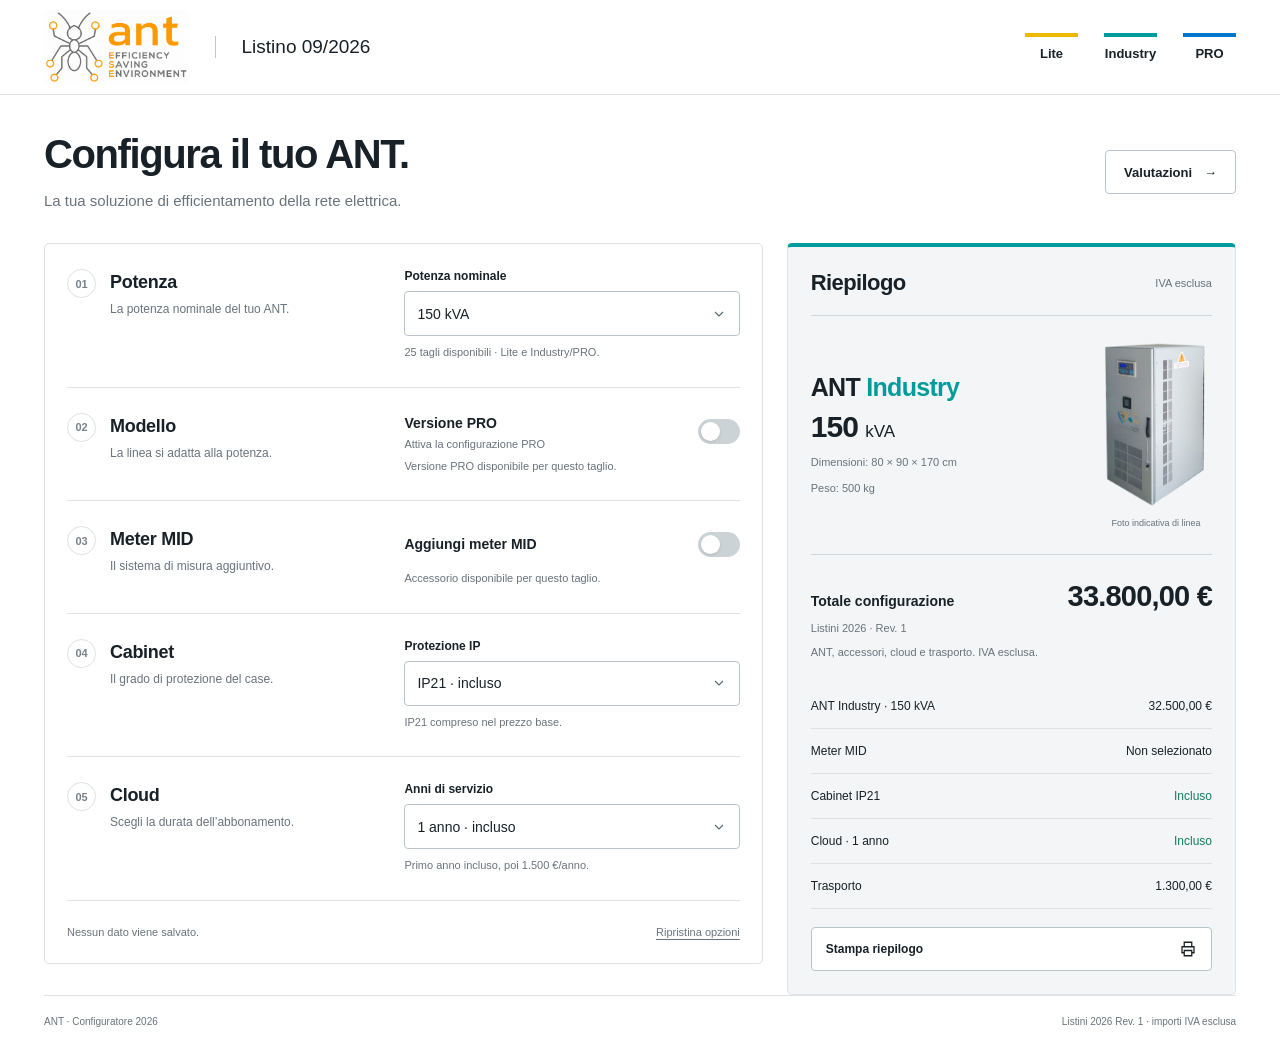
<file: index.html>
<!doctype html>
<html lang="it">
<head>
  <meta charset="utf-8">
  <meta name="viewport" content="width=device-width, initial-scale=1">
  <meta name="theme-color" content="#009b9c">
  <meta name="description" content="Configuratore ANT 2026: potenza, modello, meter, cabinet e cloud. Importi IVA esclusa.">
  <title>ANT · Configuratore 2026</title>
  <meta name="application-name" content="ANT 2026">
  <meta name="apple-mobile-web-app-title" content="ANT 2026">
  <meta name="apple-mobile-web-app-capable" content="yes">
  <meta name="mobile-web-app-capable" content="yes">
  <meta name="apple-mobile-web-app-status-bar-style" content="default">
  <link rel="icon" href="assets/favicon-32.png" sizes="32x32" type="image/png">
  <link rel="apple-touch-icon" href="assets/apple-touch-icon.png" sizes="180x180">
  <link rel="manifest" href="manifest.webmanifest">
  <link rel="stylesheet" href="styles.css?v=ac526b7ed7d2">
  <script src="catalogue.js?v=6c5e0bcfbfb0" defer></script>
  <script src="calculator.js" defer></script>
  <script src="app.js?v=ac6974be9629" defer></script>
</head>
<body>
  <header class="header">
    <div class="brand"><img class="brand-logo" src="assets/ant-logo-clean.png" width="1752" height="897" alt="ANT — Efficiency Saving Environment"><span class="app-name">Listino <strong>09/2026</strong></span></div>
    <div class="lines" aria-label="Linee ANT"><span class="lite">Lite</span><span class="industry">Industry</span><span class="pro">PRO</span></div>
  </header>
  <main>
    <section class="intro">
      <div><h1>Configura il tuo ANT.</h1><p>La tua soluzione di efficientamento della rete elettrica.</p></div>
      <a class="page-button" href="valutazioni.html">Valutazioni <span aria-hidden="true">→</span></a>
      <aside class="source-alert" id="source-alert" hidden><strong>Listini PDF non disponibili</strong><span>Prototipo: prezzi e tagli da verificare. Non utilizzare come preventivo.</span></aside>
    </section>
    <div class="workspace">
      <form id="config" class="config" aria-label="Configurazione ANT">
        <section class="field-row">
          <div class="field-heading"><span class="step">01</span><div><h2>Potenza</h2><p>La potenza nominale del tuo ANT.</p></div></div>
          <div class="field-control"><label for="power">Potenza nominale</label><select id="power" name="power" required aria-describedby="power-help"><optgroup label="ANT Lite"><option value="15">15 kVA</option><option value="22">22 kVA</option><option value="30">30 kVA</option><option value="45">45 kVA</option><option value="60">60 kVA</option><option value="75">75 kVA</option><option value="100">100 kVA</option><option value="120">120 kVA</option></optgroup><optgroup label="ANT Industry"><option value="150" selected>150 kVA</option><option value="200">200 kVA</option><option value="300">300 kVA</option><option value="400">400 kVA</option><option value="500">500 kVA</option><option value="600">600 kVA</option><option value="700">700 kVA</option><option value="800">800 kVA</option><option value="1000">1.000 kVA</option><option value="1200">1.200 kVA</option><option value="1500">1.500 kVA</option><option value="1700">1.700 kVA</option><option value="2000">2.000 kVA</option><option value="2500">2.500 kVA</option><option value="3000">3.000 kVA</option><option value="3500">3.500 kVA</option><option value="4000">4.000 kVA</option></optgroup></select><p class="help" id="power-help">25 tagli disponibili · Lite e Industry/PRO.</p></div>
        </section>
        <section class="field-row">
          <div class="field-heading"><span class="step">02</span><div><h2>Modello</h2><p>La linea si adatta alla potenza.</p></div></div>
          <div class="field-control"><label class="toggle-option" for="pro"><span><strong>Versione PRO</strong><span class="option-caption">Attiva la configurazione PRO</span></span><input id="pro" name="pro" type="checkbox" role="switch" aria-describedby="pro-help"><span class="switch" aria-hidden="true"></span></label><p class="help" id="pro-help">Disponibile da 150 a 4.000 kVA.</p></div>
        </section>
        <section class="field-row">
          <div class="field-heading"><span class="step">03</span><div><h2>Meter MID</h2><p>Il sistema di misura aggiuntivo.</p></div></div>
          <div class="field-control"><label class="toggle-option" for="meter"><span><strong>Aggiungi meter MID</strong></span><input id="meter" name="meter" type="checkbox" role="switch" disabled aria-describedby="meter-help"><span class="switch" aria-hidden="true"></span></label><p class="help" id="meter-help">Disponibilità da verificare sul listino.</p></div>
        </section>
        <section class="field-row">
          <div class="field-heading"><span class="step">04</span><div><h2>Cabinet</h2><p>Il grado di protezione del case.</p></div></div>
          <div class="field-control"><label for="cabinet">Protezione IP</label><select id="cabinet" name="cabinet" aria-describedby="cabinet-help"><option value="IP21">IP21 · incluso</option><option value="IP54">IP54 · da quotare</option><option value="IP65">IP65 · da quotare</option></select><p class="help" id="cabinet-help">IP21 compreso nel prezzo base.</p></div>
        </section>
        <section class="field-row">
          <div class="field-heading"><span class="step">05</span><div><h2>Cloud</h2><p>Scegli la durata dell’abbonamento.</p></div></div>
          <div class="field-control"><label for="years">Anni di servizio</label><select id="years" name="years"><option value="1">1 anno · incluso</option><option value="2">2 anni · +1.500 €</option><option value="3">3 anni · +3.000 €</option><option value="4">4 anni · +4.500 €</option><option value="5">5 anni · +6.000 €</option></select><p class="help">Primo anno incluso, poi 1.500 €/anno.</p></div>
        </section>
        <div class="form-footer"><span>Nessun dato viene salvato.</span><button type="reset" class="text-button">Ripristina opzioni</button></div>
      </form>
      <aside class="summary" aria-labelledby="summary-heading">
        <div class="summary-top"><h2 id="summary-heading">Riepilogo</h2><span>IVA esclusa</span></div>
        <div class="product"><div class="product-info"><h3>ANT <span id="line-name">Industry</span></h3><p id="power-summary">150 <span>kVA</span></p><small id="product-dimensions">Dimensioni: 80 × 90 × 170 cm</small><small id="product-weight">Peso: 500 kg</small></div><figure class="product-visual"><img id="product-photo" src="assets/ant-standard.png" width="519" height="863" alt="ANT Industry, foto dal listino" decoding="async"><figcaption>Foto indicativa di linea</figcaption></figure></div>
        <div id="pricing" aria-live="polite" aria-atomic="true"><div class="price-heading"><span id="total-label">Importo parziale</span><strong id="total">0,00 €</strong></div><p class="price-caption" id="line-note">Listini 2026 · Rev. 1</p><p class="price-caption" id="total-caption">Somma delle sole voci con prezzo noto.</p><dl id="breakdown"></dl><div class="quote-warning" id="quote-warning"><strong>Totale non determinabile</strong><p id="missing"></p></div></div>
        <button id="print" type="button" class="print-button">Stampa riepilogo <svg aria-hidden="true" width="18" height="18" viewBox="0 0 24 24" fill="none" stroke="currentColor" stroke-width="1.7"><path d="M7 8V3h10v5M7 17H4V9h16v8h-3M7 14h10v7H7z"/></svg></button>
      </aside>
    </div>
    <footer class="footer"><span>ANT · Configuratore 2026</span><span id="footer-status">Listini 2026 Rev. 1 · importi IVA esclusa</span></footer>
  </main>
  <noscript><p class="noscript">Abilita JavaScript per utilizzare il configuratore.</p></noscript>
</body>
</html>
</file>
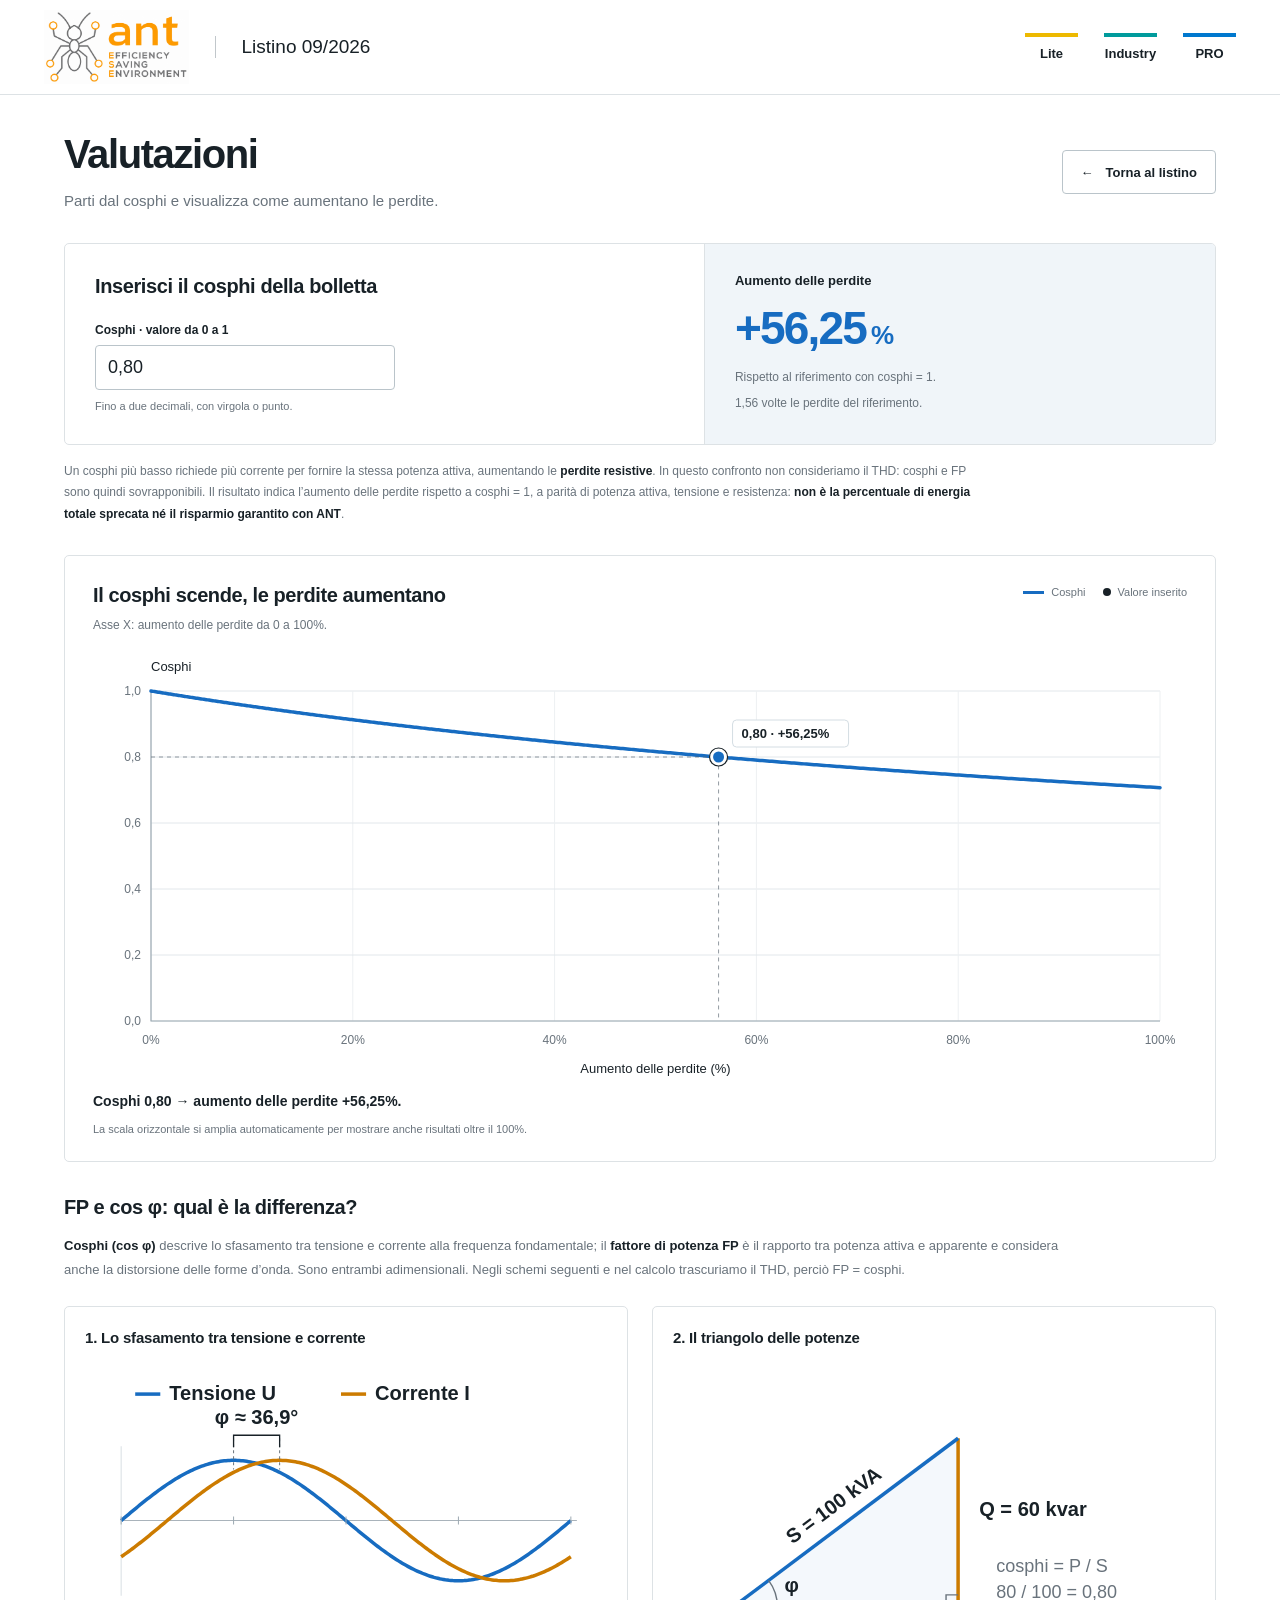
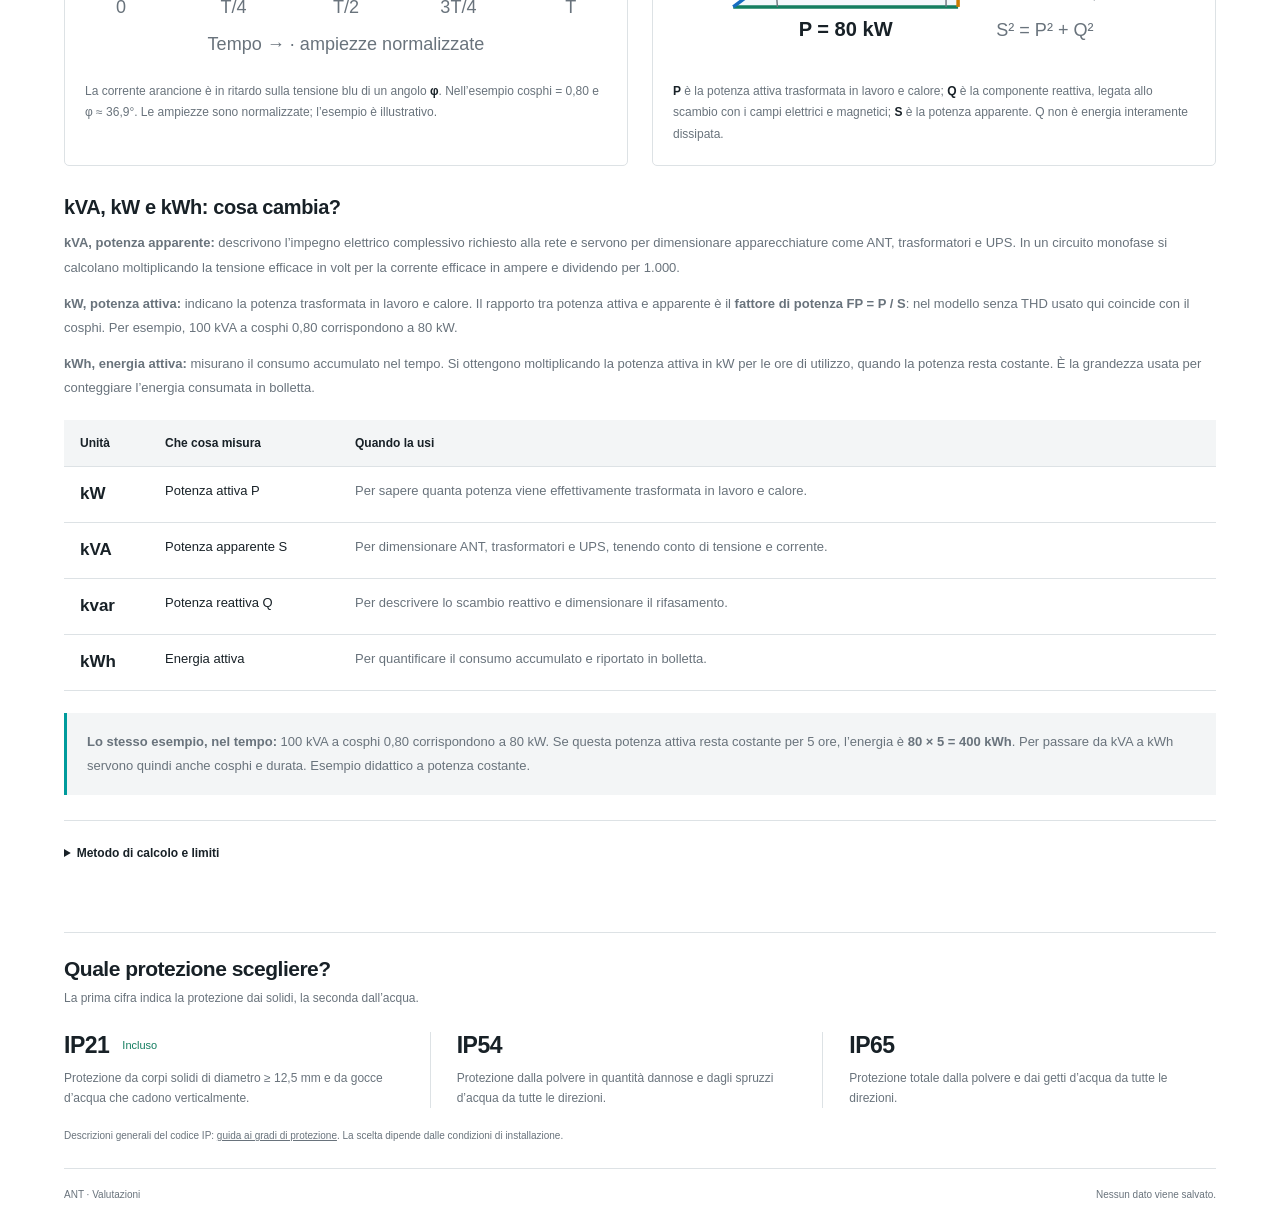
<file: valutazioni.html>
<!doctype html>
<html lang="it">
<head>
  <meta charset="utf-8">
  <meta name="viewport" content="width=device-width, initial-scale=1">
  <meta name="theme-color" content="#009b9c">
  <meta name="description" content="Valutazioni ANT: cosphi, aumento teorico delle perdite e schemi di sfasamento, potenze ed energia.">
  <title>ANT · Valutazioni</title>
  <meta name="application-name" content="ANT 2026">
  <meta name="apple-mobile-web-app-title" content="ANT 2026">
  <link rel="icon" href="assets/favicon-32.png" sizes="32x32" type="image/png">
  <link rel="apple-touch-icon" href="assets/apple-touch-icon.png" sizes="180x180">
  <link rel="manifest" href="manifest.webmanifest">
  <link rel="stylesheet" href="styles.css?v=ac526b7ed7d2">
  <link rel="stylesheet" href="valutazioni.css?v=240f34dd1e0b">
  <script src="evaluation-math.js?v=8744bce59831" defer></script>
  <script src="valutazioni.js?v=6b0e909937d5" defer></script>
</head>
<body>
  <header class="header">
    <div class="brand"><img class="brand-logo" src="assets/ant-logo-clean.png" width="1752" height="897" alt="ANT — Efficiency Saving Environment"><span class="app-name">Listino <strong>09/2026</strong></span></div>
    <div class="lines" aria-label="Linee ANT"><span class="lite">Lite</span><span class="industry">Industry</span><span class="pro">PRO</span></div>
  </header>
  <main class="evaluation-page">
    <section class="intro">
      <div><h1>Valutazioni</h1><p>Parti dal cosphi e visualizza come aumentano le perdite.</p></div>
      <a class="page-button" href="index.html"><span aria-hidden="true">←</span> Torna al listino</a>
    </section>
    <section class="evaluation-calculator" aria-labelledby="calculation-heading">
      <form id="evaluation-form" novalidate>
        <h2 id="calculation-heading">Inserisci il cosphi della bolletta</h2>
        <div class="evaluation-inputs">
          <div><label for="factor">Cosphi · valore da 0 a 1</label><input id="factor" name="factor" type="text" inputmode="decimal" value="0,80" autocomplete="off" spellcheck="false" aria-describedby="factor-help factor-error" required><p id="factor-help" class="help">Fino a due decimali, con virgola o punto.</p></div>
        </div>
        <p id="factor-error" class="factor-error" role="alert" hidden></p>
      </form>
      <div class="evaluation-result" id="evaluation-result" aria-live="polite" aria-atomic="true">
        <h2>Aumento delle perdite</h2>
        <p class="evaluation-number" id="loss-result">+56,25<span>%</span></p>
        <p id="result-reference">Rispetto al riferimento con cosphi = 1.</p>
        <p class="multiplier" id="result-multiplier">1,56 volte le perdite del riferimento.</p>
      </div>
    </section>
    <p class="model-note">Un cosphi più basso richiede più corrente per fornire la stessa potenza attiva, aumentando le <strong>perdite resistive</strong>. In questo confronto non consideriamo il THD: cosphi e FP sono quindi sovrapponibili. Il risultato indica l’aumento delle perdite rispetto a cosphi = 1, a parità di potenza attiva, tensione e resistenza: <strong>non è la percentuale di energia totale sprecata né il risparmio garantito con ANT</strong>.</p>
    <section class="evaluation-chart" aria-labelledby="chart-heading">
      <div class="chart-heading"><div><h2 id="chart-heading">Il cosphi scende, le perdite aumentano</h2><p id="chart-scale">Asse X: aumento delle perdite da 0 a 100%.</p></div><div class="chart-legend" aria-label="Legenda"><span><i class="legend-fp" aria-hidden="true"></i>Cosphi</span><span><i class="legend-point" aria-hidden="true"></i>Valore inserito</span></div></div>
      <div class="chart-viewport"><svg id="loss-chart" viewBox="0 0 960 430" role="img" aria-labelledby="svg-title svg-description"><title id="svg-title">Aumento delle perdite in funzione del cosphi</title><desc id="svg-description">Asse orizzontale: aumento percentuale delle perdite. Asse verticale: fattore da 1 a 0. Una sola curva nel confronto senza THD.</desc><g id="chart-grid"></g><g id="chart-curves"></g><g id="chart-marker"></g></svg></div>
      <p class="chart-reading" id="chart-reading">Cosphi 0,80 → aumento delle perdite +56,25%.</p>
      <p class="chart-note">La scala orizzontale si amplia automaticamente per mostrare anche risultati oltre il 100%.</p>
    </section>
    <section class="factor-explanation" aria-labelledby="explanation-heading">
      <h2 id="explanation-heading">FP e cos φ: qual è la differenza?</h2>
      <p class="factor-intro"><strong>Cosphi (cos φ)</strong> descrive lo sfasamento tra tensione e corrente alla frequenza fondamentale; il <strong>fattore di potenza FP</strong> è il rapporto tra potenza attiva e apparente e considera anche la distorsione delle forme d’onda. Sono entrambi adimensionali. Negli schemi seguenti e nel calcolo trascuriamo il THD, perciò FP = cosphi.</p>
      <div class="concept-diagrams">
        <figure class="concept-diagram">
          <figcaption><h3>1. Lo sfasamento tra tensione e corrente</h3></figcaption>
          <svg id="phase-diagram" class="concept-svg" viewBox="0 0 520 300" role="img" aria-labelledby="phase-title phase-desc"><title id="phase-title">Tensione e corrente sfasate: esempio con cosphi 0,80</title><desc id="phase-desc">La sinusoide blu rappresenta la tensione. Quella arancione rappresenta la corrente in ritardo di circa 36,9 gradi. Le ampiezze sono normalizzate per confrontare lo sfasamento, non tensione e corrente in unità diverse.</desc><g id="phase-content"></g></svg>
          <p>La corrente arancione è in ritardo sulla tensione blu di un angolo <strong>φ</strong>. Nell’esempio cosphi = 0,80 e φ ≈ 36,9°. Le ampiezze sono normalizzate; l’esempio è illustrativo.</p>
        </figure>
        <figure class="concept-diagram">
          <figcaption><h3>2. Il triangolo delle potenze</h3></figcaption>
          <svg id="power-diagram" class="concept-svg" viewBox="0 0 520 300" role="img" aria-labelledby="power-title power-desc"><title id="power-title">Triangolo delle potenze: 80 kW attivi, 60 kvar reattivi, 100 kVA apparenti</title><desc id="power-desc">In assenza di THD, la potenza apparente S è l’ipotenusa del triangolo. La base è la potenza attiva P e il cateto verticale è la potenza reattiva Q. S al quadrato è uguale a P al quadrato più Q al quadrato e cosphi è P diviso S.</desc><g id="power-content"></g></svg>
          <p><strong>P</strong> è la potenza attiva trasformata in lavoro e calore; <strong>Q</strong> è la componente reattiva, legata allo scambio con i campi elettrici e magnetici; <strong>S</strong> è la potenza apparente. Q non è energia interamente dissipata.</p>
        </figure>
      </div>
      <section class="energy-units" aria-labelledby="units-heading">
        <h2 id="units-heading">kVA, kW e kWh: cosa cambia?</h2>
        <p><strong>kVA, potenza apparente:</strong> descrivono l’impegno elettrico complessivo richiesto alla rete e servono per dimensionare apparecchiature come ANT, trasformatori e UPS. In un circuito monofase si calcolano moltiplicando la tensione efficace in volt per la corrente efficace in ampere e dividendo per 1.000.</p>
        <p><strong>kW, potenza attiva:</strong> indicano la potenza trasformata in lavoro e calore. Il rapporto tra potenza attiva e apparente è il <strong>fattore di potenza FP = P / S</strong>: nel modello senza THD usato qui coincide con il cosphi. Per esempio, 100 kVA a cosphi 0,80 corrispondono a 80 kW.</p>
        <p><strong>kWh, energia attiva:</strong> misurano il consumo accumulato nel tempo. Si ottengono moltiplicando la potenza attiva in kW per le ore di utilizzo, quando la potenza resta costante. È la grandezza usata per conteggiare l’energia consumata in bolletta.</p>
        <div class="unit-table-wrap"><table class="unit-table"><thead><tr><th scope="col">Unità</th><th scope="col">Che cosa misura</th><th scope="col">Quando la usi</th></tr></thead><tbody><tr><th scope="row">kW</th><td>Potenza attiva P</td><td>Per sapere quanta potenza viene effettivamente trasformata in lavoro e calore.</td></tr><tr><th scope="row">kVA</th><td>Potenza apparente S</td><td>Per dimensionare ANT, trasformatori e UPS, tenendo conto di tensione e corrente.</td></tr><tr><th scope="row">kvar</th><td>Potenza reattiva Q</td><td>Per descrivere lo scambio reattivo e dimensionare il rifasamento.</td></tr><tr><th scope="row">kWh</th><td>Energia attiva</td><td>Per quantificare il consumo accumulato e riportato in bolletta.</td></tr></tbody></table></div>
        <p class="energy-example"><strong>Lo stesso esempio, nel tempo:</strong> 100 kVA a cosphi 0,80 corrispondono a 80 kW. Se questa potenza attiva resta costante per 5 ore, l’energia è <strong>80 × 5 = 400 kWh</strong>. Per passare da kVA a kWh servono quindi anche cosphi e durata. Esempio didattico a potenza costante.</p>
      </section>
      <details class="calculation-method"><summary>Metodo di calcolo e limiti</summary><div><p><strong>Aumento (%) = (1 / f² − 1) × 100</strong>, dove f è il valore inserito.</p><p>È una stima comparativa delle perdite resistive a parità di potenza utile, tensione, resistenza e durata. Si assume un regime senza THD, nel quale cosphi e FP coincidono. Con f = 0 e potenza utile positiva il modello non dà un risultato finito. Non vengono calcolate le perdite assolute dell’impianto né il risparmio ottenibile con ANT.</p><p>Riferimenti: Schneider Electric, <a href="https://www.electrical-installation.org/enwiki/Why_improve_the_power_factor%3F" target="_blank" rel="noopener noreferrer">corrente e perdite nei cavi</a>; <a href="https://www.electrical-installation.org/enwiki/Harmonic_distortion_indicators_-_Power_factor" target="_blank" rel="noopener noreferrer">differenza tra FP e cos φ</a>; EIA, <a href="https://www.eia.gov/energyexplained/electricity/measuring-electricity.php" target="_blank" rel="noopener noreferrer">differenza tra potenza ed energia</a>; Tektronix, <a href="https://www.tek.com/en/documents/application-note/fundamentals-ac-power-measurements" target="_blank" rel="noopener noreferrer">potenza istantanea, attiva e apparente</a>.</p></div></details>
    </section>
    <section class="ip-guide" aria-labelledby="ip-heading"><div class="ip-heading"><h2 id="ip-heading">Quale protezione scegliere?</h2><p>La prima cifra indica la protezione dai solidi, la seconda dall’acqua.</p></div><div class="ip-grid"><article><h3>IP21 <span>Incluso</span></h3><p>Protezione da corpi solidi di diametro ≥ 12,5 mm e da gocce d’acqua che cadono verticalmente.</p></article><article><h3>IP54</h3><p>Protezione dalla polvere in quantità dannose e dagli spruzzi d’acqua da tutte le direzioni.</p></article><article><h3>IP65</h3><p>Protezione totale dalla polvere e dai getti d’acqua da tutte le direzioni.</p></article></div><p class="ip-source">Descrizioni generali del codice IP: <a href="https://www.keyence.com.sg/ss/products/measure/measurement_library/basic/protection/" target="_blank" rel="noopener noreferrer">guida ai gradi di protezione</a>. La scelta dipende dalle condizioni di installazione.</p></section>
    <footer class="footer"><span>ANT · Valutazioni</span><span>Nessun dato viene salvato.</span></footer>
  </main>
  <noscript><p class="noscript">Abilita JavaScript per il calcolo e il grafico.</p></noscript>
</body>
</html>
</file>
<file: styles.css>
:root{--ink:#182127;--muted:#69737c;--border:#dde2e5;--surface:#f3f5f6;--accent:#009b9c;--lite:#edb900;--industry:#009b9c;--pro:#0078ce;--warning:#a34018;--warning-bg:#fff5ed;font-family:Arial,Helvetica,sans-serif;color:var(--ink);background:#fff;font-synthesis:none}
*{box-sizing:border-box}body{margin:0}button,input,select{font:inherit}button,select,input[type=checkbox]{cursor:pointer}button{touch-action:manipulation}a{color:inherit}button:focus-visible,input:focus-visible,select:focus-visible,a:focus-visible{outline:3px solid var(--accent);outline-offset:4px}button:disabled,input:disabled{cursor:not-allowed}h1,h2,h3,p{margin:0}button{color:inherit}.header{min-height:95px;max-width:1440px;margin:auto;padding:0 44px;display:flex;align-items:center;justify-content:space-between;border-bottom:1px solid var(--border);gap:24px}.brand{display:flex;align-items:center;gap:26px}.wordmark{font-size:46px;letter-spacing:-3px;font-weight:900;line-height:1}.app-name{border-left:1px solid #c1c7cb;padding-left:26px;font-size:19px;font-weight:400}.app-name strong{font-weight:400}.lines{display:flex;gap:26px;font-size:13px;font-weight:700}.lines span{min-width:53px;border-top:4px solid;padding-top:9px;text-align:center}.lines .lite{border-color:var(--lite)}.lines .industry{border-color:var(--industry)}.lines .pro{border-color:var(--pro)}main{max-width:1440px;margin:0 auto;padding:36px 44px 0}.intro{display:flex;align-items:center;justify-content:space-between;gap:32px;margin-bottom:30px}h1{font-size:40px;letter-spacing:-1.4px;line-height:1.15}.intro>div>p{margin-top:12px;font-size:15px;line-height:1.6;color:var(--muted)}.source-alert{background:var(--warning-bg);border:1px solid #f1cfb9;border-left:3px solid #d9804f;border-radius:4px;padding:13px 16px;max-width:400px;color:var(--warning);line-height:1.5;font-size:12px}.source-alert strong{display:block;font-size:14px;margin-bottom:4px}.source-alert span{display:block}.workspace{display:grid;grid-template-columns:minmax(0,1.6fr) minmax(310px,1fr);gap:24px;align-items:start}.config{border:1px solid var(--border);border-radius:5px;padding:0 22px}.field-row{display:grid;grid-template-columns:1fr 1.05fr;gap:18px;padding:25px 0;min-width:0;align-items:start;border-bottom:1px solid var(--border)}.field-heading{display:flex;gap:14px;align-items:flex-start}.step{font-size:11px;font-weight:700;color:#77838c;border:1px solid var(--border);border-radius:50%;width:29px;height:29px;display:flex;align-items:center;justify-content:center;flex:none}.field-heading h2{font-size:18px;letter-spacing:-.3px;line-height:1.5}.field-heading p{font-size:12px;line-height:1.6;color:var(--muted);margin-top:4px}.field-control{min-width:0}.field-control>label:not(.toggle-option){display:block;font-size:12px;font-weight:700;margin-bottom:8px}.input-unit{display:flex;border:1px solid #bac4ca;border-radius:4px;overflow:hidden;height:45px}.input-unit input{min-width:0;width:100%;border:0;padding:10px 12px;font-size:17px;color:var(--ink);background:white}.input-unit span{background:var(--surface);border-left:1px solid var(--border);padding:12px;color:var(--muted);font-size:14px}.input-unit:focus-within{outline:3px solid var(--accent);outline-offset:3px}.input-unit input:focus-visible{outline:0}.input-unit input:invalid{box-shadow:inset 0 0 0 2px #b74624}select{appearance:none;width:100%;padding:10px 36px 10px 12px;min-height:45px;border:1px solid #bac4ca;border-radius:4px;color:var(--ink);background:#fff url("data:image/svg+xml,%3Csvg xmlns='http://www.w3.org/2000/svg' width='16' height='16' viewBox='0 0 24 24' fill='none' stroke='%235d6a74' stroke-width='1.8'%3E%3Cpath d='m6 9 6 6 6-6'/%3E%3C/svg%3E") right 12px center/16px no-repeat;font-size:14px}.help{color:var(--muted);font-size:11px;line-height:1.6;margin-top:8px}.toggle-option{display:flex;align-items:center;justify-content:space-between;gap:16px;position:relative;min-height:36px;cursor:pointer}.toggle-option strong{font-size:14px;font-weight:600;line-height:1.5}.option-caption{display:block;color:var(--muted);font-size:11px;margin-top:4px}.toggle-option input{position:absolute;right:0;width:42px;height:25px;margin:0;opacity:0}.switch{position:relative;width:42px;height:25px;border-radius:20px;background:#ccd3d7;flex:none;pointer-events:none;transition:background .15s}.switch:after{content:'';position:absolute;top:3px;left:3px;background:#fff;width:19px;height:19px;border-radius:50%;box-shadow:0 1px 3px #0002;transition:transform .15s}.toggle-option input:checked+.switch{background:var(--accent)}.toggle-option input:checked+.switch:after{transform:translateX(17px)}.toggle-option input:disabled+.switch{opacity:.4}.toggle-option:has(input:disabled){color:#89939a;cursor:not-allowed}.toggle-option input:focus-visible+.switch{outline:3px solid var(--accent);outline-offset:4px}.form-footer{display:flex;justify-content:space-between;align-items:center;gap:12px;padding:17px 0;font-size:11px;color:var(--muted)}.text-button{border:0;padding:8px 0;background:transparent;font-size:11px;text-decoration:underline;text-underline-offset:3px}.summary{background:var(--surface);border:1px solid var(--border);border-top:4px solid var(--accent);border-radius:5px;padding:23px;position:sticky;top:24px}.summary-top{display:flex;align-items:center;justify-content:space-between;border-bottom:1px solid #cfd7dc;padding-bottom:19px;gap:12px}.summary-top h2{font-size:22px;letter-spacing:-.6px}.summary-top>span{font-size:11px;color:var(--muted)}.product{padding:23px 0;border-bottom:1px solid #cfd7dc}.product h3{font-size:25px;letter-spacing:-.7px}.product h3 span{color:var(--accent)}.product>p{font-size:30px;font-weight:700;letter-spacing:-1px;margin-top:8px}.product>p span{font-size:17px;font-weight:400;letter-spacing:0}.product small{display:block;margin-top:10px;font-size:11px;color:var(--muted);line-height:1.5}.price-heading{display:flex;align-items:baseline;justify-content:space-between;gap:12px;margin-top:25px}.price-heading>span{font-size:14px;font-weight:600}.price-heading>strong{font-size:29px;letter-spacing:-.8px;white-space:nowrap;font-variant-numeric:tabular-nums}.price-caption{font-size:11px;line-height:1.6;color:var(--muted);margin-top:7px}dl{margin:22px 0 0}.cost-row{display:flex;justify-content:space-between;align-items:baseline;gap:16px;border-bottom:1px solid var(--border);padding:13px 0;font-size:12px;line-height:1.5}.cost-row dt{max-width:62%}.cost-row dd{margin:0;flex-shrink:0;text-align:right;font-variant-numeric:tabular-nums}.cost-row dd.unknown{color:var(--warning)}.cost-row dd.included{color:#137d60}.cost-row dt small{display:block;color:var(--muted);font-size:10px;margin-top:2px}.quote-warning{border:1px solid #f1cfb9;background:var(--warning-bg);padding:13px;border-radius:4px;margin-top:20px;color:var(--warning);font-size:12px;line-height:1.6}.quote-warning p{margin-top:5px;font-size:11px}.print-button{width:100%;margin-top:18px;border:1px solid #b9c4ca;border-radius:4px;background:white;padding:12px 14px;display:flex;align-items:center;justify-content:space-between;font-size:12px;font-weight:600}.print-button:hover{border-color:var(--accent);color:var(--accent)}.ip-guide{margin-top:32px;padding:24px 0;border-top:1px solid var(--border)}.ip-heading h2{font-size:21px;letter-spacing:-.5px}.ip-heading p{font-size:12px;color:var(--muted);margin-top:8px;line-height:1.6}.ip-grid{display:grid;grid-template-columns:repeat(3,1fr);margin-top:23px;gap:26px}.ip-grid article{padding-right:26px;border-right:1px solid var(--border)}.ip-grid article:last-child{border-right:0;padding-right:0}.ip-grid h3{font-size:23px;letter-spacing:-.5px;display:flex;align-items:center;gap:13px}.ip-grid h3 span{font-size:11px;color:#137d60;letter-spacing:0;font-weight:400}.ip-grid p{font-size:12px;line-height:1.7;color:var(--muted);margin-top:9px}.ip-source{font-size:10px;line-height:1.6;color:var(--muted);margin-top:20px}.footer{border-top:1px solid var(--border);padding:20px 0 25px;display:flex;justify-content:space-between;gap:18px;font-size:10px;color:var(--muted)}.noscript{margin:30px;color:var(--warning)}[hidden]{display:none!important}
@media(min-width:1500px){main{padding-top:45px}.field-row{padding:28px 0}}
@media(max-width:1100px){.header{padding:0 28px}main{padding:30px 28px 0}h1{font-size:33px}.intro{gap:24px}.source-alert{max-width:330px}.workspace{grid-template-columns:minmax(0,1.3fr) minmax(300px,1fr);gap:20px}.field-row{grid-template-columns:1fr;gap:14px;padding:20px 0}.field-control{padding-left:43px}.summary{padding:21px}.field-heading p{margin-top:0}.price-heading{flex-wrap:wrap}.summary{top:20px}}
@media(max-width:720px){.header{min-height:80px;padding:0 20px;gap:12px}.brand{gap:16px}.wordmark{font-size:35px}.app-name{font-size:14px;padding-left:16px;line-height:1.4}.app-name strong{display:block}.lines{gap:9px;font-size:10px}.lines span{min-width:33px;border-top-width:3px;padding-top:6px}main{padding:27px 20px 0}.intro{display:block;margin-bottom:23px}h1{font-size:32px;letter-spacing:-1px}.intro>div>p{font-size:13px;max-width:280px;margin-top:9px}.source-alert{max-width:none;margin-top:20px;padding:11px 13px}.source-alert strong{font-size:13px}.source-alert span{font-size:11px}.workspace{display:flex;flex-direction:column;gap:24px}.config,.summary{width:100%}.config{padding:0 18px}.field-row{padding:21px 0;grid-template-columns:1fr;gap:15px}.field-control{padding-left:43px}.field-heading h2{font-size:17px}.field-control>label:not(.toggle-option){font-size:11px}.field-heading p{font-size:12px}.help{font-size:11px}.summary{position:static;padding:21px}.summary-top h2{font-size:21px}.price-heading{flex-wrap:nowrap}.price-heading>strong{font-size:30px}.form-footer{font-size:10px}.text-button{font-size:10px}.ip-guide{margin-top:28px}.ip-heading h2{font-size:20px}.ip-grid{grid-template-columns:1fr;gap:0;margin-top:9px}.ip-grid article{border:0;border-bottom:1px solid var(--border);padding:18px 0}.ip-grid article:last-child{border-bottom:0}.ip-grid h3{font-size:23px}.ip-grid p{font-size:12px}.footer{flex-direction:column;gap:6px;font-size:10px}.cost-row{font-size:12px}}
@media(max-width:370px){.lines{display:none}.field-control{padding-left:0}.price-heading{flex-direction:column;gap:8px}}
@media(prefers-reduced-motion:reduce){*,*:after{transition:none!important}}
@media print{.header{min-height:70px;padding:0}.header .lines,.form-footer,.print-button{display:none}main{padding:20px 0 0}.intro{margin-bottom:15px}.intro h1{font-size:27px}.workspace{display:grid;grid-template-columns:1fr 1fr;gap:20px}.config{padding:0 15px}.field-row{display:block;padding:12px 0}.field-control{padding-left:43px;margin-top:6px}.field-heading p,.help,.option-caption{display:none}.summary{position:static;break-inside:avoid}.ip-guide{break-inside:avoid;margin-top:20px;padding:16px 0}.ip-grid p{font-size:10px}.source-alert,.quote-warning{print-color-adjust:exact;-webkit-print-color-adjust:exact}.footer{font-size:9px}body{font-size:12px}}
/* Marchio originale estratto dal listino; proporzioni preservate. */
.brand-logo{display:block;width:auto;height:74px;max-width:190px;object-fit:contain;flex:none}
@media(max-width:720px){.brand-logo{height:58px;max-width:125px}}
@media(max-width:480px){.header .lines{display:none}}
@media print{.brand-logo{height:62px;max-width:150px}}
/* Foto originali dei listini: la stessa immagine per Lite e Industry. */
.product{display:grid;grid-template-columns:minmax(0,1fr) 112px;gap:18px;align-items:center}
.product-info>p{font-size:30px;font-weight:700;letter-spacing:-1px;margin-top:8px}
.product-info>p span{font-size:17px;font-weight:400;letter-spacing:0}
.product-info small{display:block;margin-top:10px;font-size:11px;color:var(--muted);line-height:1.5}
.product-visual{margin:0;text-align:center}
.product-visual img{display:block;width:100%;height:170px;object-fit:contain}
.product-visual figcaption{font-size:9px;line-height:1.5;color:var(--muted);margin-top:8px}
@media(max-width:1100px){.product{grid-template-columns:minmax(0,1fr) 96px;gap:12px}.product-visual img{height:150px}.product-info h3{font-size:23px}}
@media print{.product{grid-template-columns:minmax(0,1fr) 80px}.product-visual img{height:120px}}
/* Navigazione tra il listino e la pagina Valutazioni. */
.page-button{display:inline-flex;align-items:center;justify-content:center;gap:12px;min-height:44px;padding:12px 18px;border:1px solid #bac4ca;border-radius:4px;background:#fff;color:var(--ink);text-decoration:none;font-size:13px;font-weight:600;white-space:nowrap;transition:border-color .15s,color .15s}
.page-button:hover{border-color:var(--accent);color:var(--accent)}
@media(max-width:720px){.intro>.page-button{margin-top:18px}.evaluation-page .intro>.page-button{margin-top:0}}
@media print{.intro>.page-button{display:none}}
</file>
<file: valutazioni.css>
.evaluation-page{max-width:1240px}.evaluation-page .intro{align-items:center}.evaluation-calculator{display:grid;grid-template-columns:minmax(0,1.25fr) minmax(280px,1fr);border:1px solid var(--border);border-radius:5px;overflow:hidden}.evaluation-calculator form{padding:28px 30px}.evaluation-calculator h2,.evaluation-chart h2,.factor-explanation>h2{font-size:20px;letter-spacing:-.4px;line-height:1.4}.evaluation-inputs{display:grid;grid-template-columns:1fr 1.3fr;gap:18px;margin-top:23px;align-items:start}.evaluation-inputs label{display:block;font-size:12px;font-weight:700;margin-bottom:8px}.evaluation-inputs input{width:100%;min-height:45px;padding:10px 12px;border:1px solid #bac4ca;border-radius:4px;font-size:18px;color:var(--ink);background:white}.evaluation-inputs input[aria-invalid=true]{border-color:#b53929}.evaluation-result{padding:28px 30px;background:#f0f5f9;border-left:1px solid var(--border);--result-color:#176cc1}.evaluation-result h2{font-size:13px;font-weight:600;letter-spacing:0}.evaluation-number{font-size:46px;font-weight:700;letter-spacing:-1.8px;color:var(--result-color);line-height:1.25;margin:10px 0 9px;font-variant-numeric:tabular-nums;overflow-wrap:anywhere}.evaluation-number span{font-size:26px;letter-spacing:0;margin-left:5px}.evaluation-result>p:not(.evaluation-number){font-size:12px;line-height:1.7;color:var(--muted)}.evaluation-result .multiplier{margin-top:6px}.model-note{font-size:12px;line-height:1.8;color:var(--muted);margin:16px 0 30px;max-width:920px}.model-note strong{font-weight:600;color:var(--ink)}.factor-error{font-size:12px;line-height:1.6;color:#a62c1f;margin-top:16px}.evaluation-chart{border:1px solid var(--border);border-radius:5px;padding:25px 28px 21px}.chart-heading{display:flex;align-items:start;justify-content:space-between;gap:20px}.chart-heading p{font-size:12px;line-height:1.7;color:var(--muted);margin-top:6px}.chart-legend{display:flex;gap:17px;flex-wrap:wrap;padding-top:5px;font-size:11px;color:var(--muted)}.chart-legend>span{display:flex;align-items:center;gap:7px;white-space:nowrap}.chart-legend i{display:inline-block;width:21px;height:0;border-top:3px solid}.legend-fp{border-color:#176cc1!important}.legend-cos{border-color:#d5463e!important;border-top-style:dashed!important}.chart-legend .legend-point{height:8px;width:8px;border:0;border-radius:50%;background:var(--ink)}.chart-viewport{margin-top:20px}#loss-chart{width:100%;height:auto;display:block;overflow:visible}#loss-chart text{font-family:Arial,Helvetica,sans-serif;font-size:12px;fill:var(--muted)}#loss-chart .axis-label{font-size:13px;fill:var(--ink)}#loss-chart .marker-label{font-size:13px;font-weight:700;fill:var(--ink)}.chart-reading{font-size:14px;font-weight:600;line-height:1.6;margin-top:4px}.chart-note{font-size:11px;line-height:1.8;color:var(--muted);margin-top:8px;max-width:950px}.factor-explanation{padding:31px 0}.factor-definitions{display:grid;grid-template-columns:1fr 1fr;gap:32px;margin-top:22px}.factor-definitions article+article{border-left:1px solid var(--border);padding-left:32px}.factor-definitions h3{font-size:15px;display:flex;align-items:center;gap:8px}.factor-definitions p{font-size:13px;line-height:1.8;color:var(--muted);margin-top:10px}.blue-dot,.red-dot{display:inline-block;width:8px;height:8px;border-radius:50%;background:#176cc1;flex:none}.red-dot{background:#d5463e}.calculation-method{border-top:1px solid var(--border);margin-top:25px;padding-top:17px;font-size:12px;color:var(--muted);line-height:1.8}.calculation-method summary{cursor:pointer;font-weight:600;color:var(--ink);width:fit-content;padding:5px 0}.calculation-method div{max-width:950px}.calculation-method p{margin-top:12px}.calculation-method a{text-underline-offset:3px}
@media(max-width:850px){.chart-heading{display:block}.chart-legend{margin-top:13px}.evaluation-calculator form,.evaluation-result{padding:23px}.evaluation-inputs{grid-template-columns:1fr;gap:16px}.evaluation-number{font-size:39px}}
@media(max-width:600px){.evaluation-page .intro{display:flex;align-items:flex-start;gap:14px}.evaluation-page .intro h1{font-size:30px}.evaluation-page .intro>div>p{max-width:200px}.evaluation-page .page-button{font-size:11px;padding:10px;flex-shrink:0}.evaluation-calculator{grid-template-columns:1fr}.evaluation-calculator form{padding:22px}.evaluation-inputs{grid-template-columns:1fr 1.3fr;gap:12px;margin-top:20px}.evaluation-inputs select{font-size:12px;padding-left:9px;padding-right:27px;background-position:right 7px center}.evaluation-result{border-left:0;border-top:1px solid var(--border);padding:22px}.evaluation-number{font-size:40px}.evaluation-page h2{font-size:18px}.evaluation-result h2{font-size:13px}.model-note{font-size:11px;margin-bottom:24px}.evaluation-chart{padding:19px 15px}.chart-viewport{margin-top:15px}#loss-chart{min-height:240px}.chart-legend{font-size:10px;gap:13px}.chart-reading{font-size:12px;margin-top:12px}.chart-note{font-size:11px}.factor-definitions{grid-template-columns:1fr;gap:22px}.factor-definitions article+article{border-left:0;border-top:1px solid var(--border);padding-left:0;padding-top:22px}.factor-explanation{padding:26px 0}.factor-definitions p{font-size:12px}.calculation-method{font-size:11px}}
@media(max-width:365px){.evaluation-page .intro{display:block}.evaluation-page .page-button{margin-top:15px}.evaluation-inputs{grid-template-columns:1fr}.evaluation-number{font-size:36px}}
@media print{.evaluation-calculator{break-inside:avoid}.evaluation-chart{break-inside:avoid}.evaluation-page .page-button{display:none}.evaluation-result{print-color-adjust:exact;-webkit-print-color-adjust:exact}.factor-definitions{break-inside:avoid}}
/* Percorso semplificato: un solo cosphi, una sola curva. */
.evaluation-inputs{grid-template-columns:minmax(160px,300px)}
.factor-intro{font-size:13px;line-height:1.85;color:var(--muted);margin-top:13px;max-width:1000px}
.factor-intro strong{color:var(--ink);font-weight:600}
.concept-diagrams{display:grid;grid-template-columns:minmax(0,1fr) minmax(0,1fr);gap:24px;margin-top:24px}
.concept-diagram{margin:0;min-width:0;padding:20px;border:1px solid var(--border);border-radius:5px}
.concept-diagram h3{font-size:15px;line-height:1.5;letter-spacing:-.2px}
.concept-svg{display:block;width:100%;height:auto;margin:20px 0 10px;overflow:visible}
.concept-svg text{font-family:Arial,Helvetica,sans-serif;fill:var(--ink)}
.concept-svg .concept-label{font-size:20px;font-weight:600}
.concept-svg .concept-small{font-size:18px;fill:var(--muted)}
.concept-diagram p{font-size:12px;line-height:1.8;color:var(--muted)}
.concept-diagram strong{color:var(--ink);font-weight:600}
.energy-units{padding-top:30px}.energy-units>h2{font-size:20px;letter-spacing:-.4px}
.energy-units>p{font-size:13px;line-height:1.85;color:var(--muted);margin-top:12px}
.unit-table{width:100%;border-collapse:collapse;margin-top:20px;font-size:13px;line-height:1.7;text-align:left}
.unit-table th,.unit-table td{padding:13px 16px;border-bottom:1px solid var(--border);vertical-align:top}
.unit-table thead{background:var(--surface);font-size:12px}.unit-table tbody th{width:85px;font-size:17px;white-space:nowrap}
.unit-table td{color:var(--muted)}.unit-table td:nth-child(2){width:190px;color:var(--ink)}
.energy-units .energy-example{padding:17px 20px;border-left:3px solid var(--accent);background:var(--surface);margin-top:22px}
@media(max-width:850px){.concept-diagrams{grid-template-columns:1fr}.concept-diagram{padding:20px 24px}.concept-svg{max-width:560px;margin-left:auto;margin-right:auto}}
@media(max-width:600px){.evaluation-inputs{grid-template-columns:1fr;max-width:240px}.factor-intro{font-size:12px}.concept-diagrams{gap:18px}.concept-diagram{padding:18px 14px}.concept-diagram h3{font-size:14px}.concept-diagram p{font-size:11px}.concept-svg{margin-top:16px}.energy-units>h2{font-size:18px}.energy-units>p{font-size:12px}.unit-table{font-size:11px}.unit-table thead{font-size:10px}.unit-table th,.unit-table td{padding:10px 7px}.unit-table tbody th{width:49px;font-size:14px}.unit-table td:nth-child(2){width:95px}.energy-units .energy-example{padding:13px 15px}}
@media print{.concept-diagram,.energy-units{break-inside:avoid}.concept-diagrams{grid-template-columns:1fr 1fr}}
</file>
